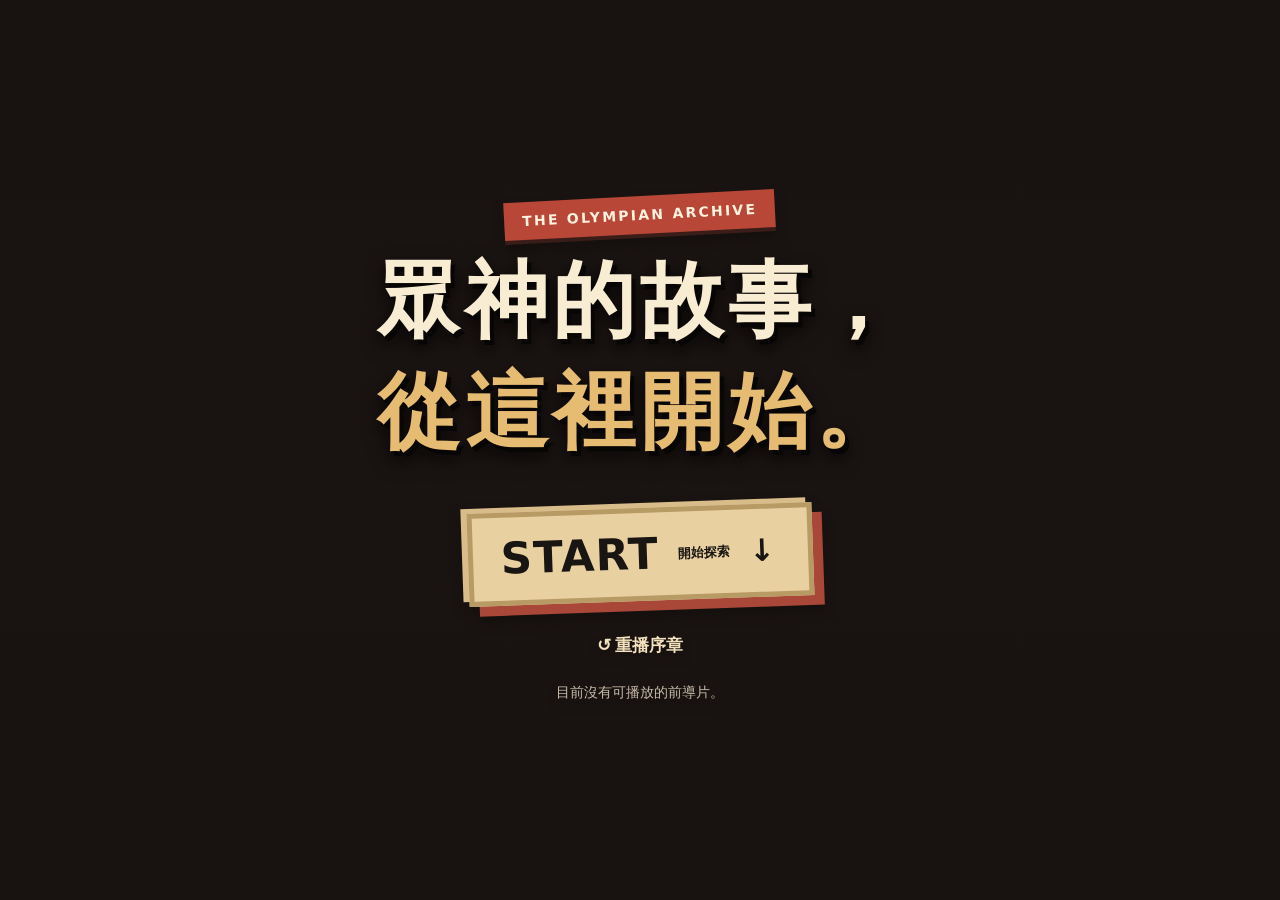
<file: index.html>
<!DOCTYPE html>

<html lang="zh-Hant"><head><meta charset="utf-8"/><meta content="width=device-width,initial-scale=1" name="viewport"/><title>希臘神話起源與主神介紹｜V16</title><style>
:root{--gold:#d5ab72;--tone:rgba(65,75,88,0)}*{box-sizing:border-box}html,body{margin:0;width:100%;height:100%;background:#e9e6e1;font-family:'Noto Serif TC','PMingLiU',serif}body{overflow:hidden}.viewport{width:100vw;height:100dvh;display:grid;place-items:center;overflow:hidden;background:#e9e6e1 url("assets/background.png") center center/cover no-repeat}.stage{width:1670px;height:941px;position:relative;overflow:hidden;flex:none;transform-origin:center center;background:#fafafa}.background{position:absolute;inset:0;width:100%;height:100%;object-fit:fill;pointer-events:none}.tone{position:absolute;inset:104px 0 auto;height:428px;background:var(--tone);mix-blend-mode:color;pointer-events:none;transition:background 650ms}.figure{position:absolute;left:178px;bottom:37px;width:420px;height:760px;display:flex;align-items:flex-end;justify-content:center;pointer-events:none}.figure img{display:block;width:100%;height:100%;max-width:none;max-height:none;object-fit:contain;object-position:center bottom;filter:drop-shadow(0 8px 4px #2222);transition:none!important;animation:none!important}.figure img.swap{opacity:1}.title-area{position:absolute;left:805px;top:182px;width:455px;text-align:center;color:white}.crest{color:#d9b17b;letter-spacing:5px;font-size:21px;margin-bottom:33px}.title-area h1{font-size:69px;font-weight:600;letter-spacing:5px;margin:0 0 0;text-shadow:0 2px 2px #0002}.latin{font-size:34px;color:#e3b67e;margin:0 0 21px;font-family:Georgia,serif}.domains{font-size:22px;letter-spacing:2px;color:#f4f1ed;margin:0}.gold-line{width:275px;border-top:2px solid #d3a76e;margin:15px auto}.intro{position:absolute;left:830px;top:590px;width:385px;text-align:center;color:#403a34;font-size:25px;line-height:1.88;letter-spacing:1px;white-space:pre-line}.wheel{position:absolute;right:0;top:78px;width:275px;height:810px;z-index:5}.wheel svg{position:absolute;inset:0;width:100%;height:100%;overflow:visible;pointer-events:none}.arc{fill:none;stroke:#c69a5f;stroke-width:4}.arc-shadow{fill:none;stroke:#fff0d5;stroke-width:1;opacity:.7}.wheel-node{position:absolute;transform:translate(-50%,-50%);border-radius:50%;padding:0;border:2px solid #cba979;background:#c8b9a0;cursor:pointer;box-shadow:0 3px 7px #1d1b1b55;overflow:hidden;transition:left .52s ease,top .52s ease,width .52s,height .52s,opacity .35s,border-color .3s;display:flex;align-items:center;justify-content:center}.wheel-node img{width:100%;height:100%;object-fit:cover}.wheel-node.active{border:4px solid #fff0b8;box-shadow:0 0 0 4px #d4a35b,0 0 22px 9px #f3c26a;z-index:4}.wheel-node:focus-visible,.arrow:focus-visible{outline:4px solid #fff;outline-offset:3px}.arrow{position:absolute;right:6px;width:49px;height:49px;display:grid;place-items:center;background:#ffffff12;border:1.5px solid #cba06b;border-radius:50%;color:#d5aa71;cursor:pointer;font-size:31px;z-index:8}.arrow.up{top:0}.arrow.down{bottom:0}.arrow:hover{background:#e5b77840}.tip{position:absolute;right:100%;top:50%;transform:translate(-12px,-50%);white-space:nowrap;background:#ead2aa;color:#3e332b;padding:8px 18px;font-size:21px;border:1px solid #ba9363;opacity:0;pointer-events:none;transition:opacity .2s}.wheel-node:hover .tip,.wheel-node:focus-visible .tip{opacity:1}.counter{position:absolute;right:33px;bottom:3px;color:#9e855f;font-size:15px;letter-spacing:2px}.help{position:absolute;left:22px;bottom:12px;font-size:14px;color:#9d9184;opacity:.8}.mobile-note{display:none}@media(max-width:650px){.mobile-note{display:block;position:fixed;bottom:10px;left:0;right:0;text-align:center;color:#76614b;font:12px sans-serif;pointer-events:none}}

/* V17: 音量滑桿僅在滑鼠懸停、鍵盤聚焦時展開；觸控裝置可點圖示展開 */
.intro-audio-control{gap:0;transition:gap .22s ease}
.intro-audio-control .intro-volume,
.intro-audio-control .intro-volume-value{opacity:0;visibility:hidden;max-width:0;min-width:0;width:0;margin:0;pointer-events:none;transition:opacity .18s ease,max-width .24s ease,visibility .24s ease}
.intro-audio-control:hover,.intro-audio-control:focus-within,.intro-audio-control.volume-expanded{gap:9px}
.intro-audio-control:hover .intro-volume,.intro-audio-control:focus-within .intro-volume,.intro-audio-control.volume-expanded .intro-volume{opacity:1;visibility:visible;max-width:108px;width:108px;pointer-events:auto}
.intro-audio-control:hover .intro-volume-value,.intro-audio-control:focus-within .intro-volume-value,.intro-audio-control.volume-expanded .intro-volume-value{opacity:1;visibility:visible;max-width:38px;width:38px;min-width:32px;pointer-events:auto}
@media(max-width:550px){.intro-audio-control:hover .intro-volume,.intro-audio-control:focus-within .intro-volume,.intro-audio-control.volume-expanded .intro-volume{max-width:72px;width:72px}}
</style><style id="intro-styles">
.intro-screen{position:fixed;inset:0;z-index:2000;background:#121a22;color:#f4eee4;display:grid;place-items:center;font-family:'Noto Serif TC','Microsoft JhengHei',serif;overflow:hidden}
.intro-screen[hidden]{display:none!important}
.intro-screen::before{content:"";position:absolute;inset:0;background:url('assets/background.png') center/cover no-repeat;opacity:.23;pointer-events:none}
.intro-screen::after{content:"";position:absolute;inset:0;background:linear-gradient(90deg,#10151de8,#10151d55,#10151ddc);pointer-events:none}
.intro-video{position:absolute;inset:0;width:100%;height:100%;object-fit:contain;background:#080b10;z-index:1}
.intro-screen.is-ready .intro-video{display:block}
.intro-center{position:relative;z-index:3;text-align:center;padding:22px;max-width:720px}.intro-screen.is-ready::after{background:linear-gradient(90deg,#10151d85,#10151d3d,#10151d85)}
.intro-eyebrow{color:#d4b17b;letter-spacing:.36em;font:14px Georgia,serif;margin-bottom:22px}
.intro-center h1{font-size:clamp(36px,6vw,76px);font-weight:600;letter-spacing:.12em;margin:0 0 18px;text-shadow:0 3px 22px #0008}
.intro-center p{font-size:clamp(15px,1.8vw,22px);line-height:1.8;color:#e5d8c7;margin:12px 0 28px}
.intro-button{font:700 19px Georgia,'Microsoft JhengHei',serif;letter-spacing:.18em;padding:12px 42px;color:#24201c;background:linear-gradient(135deg,#f6e1b7,#c79c61);border:1px solid #ffe8b9;cursor:pointer;box-shadow:0 0 30px #b98c4b55;transition:transform .2s}
.intro-button:hover{transform:translateY(-3px)}
.intro-skip{position:absolute;z-index:5;right:clamp(18px,4vw,64px);top:clamp(18px,4vh,44px);border:1px solid #dfbf89;background:#18212bc9;color:#f3dfb8;border-radius:5px;padding:11px 19px;font:16px 'Microsoft JhengHei',sans-serif;cursor:pointer}
.intro-skip:hover{background:#3b352d}
.intro-status{font:14px/1.6 'Microsoft JhengHei',sans-serif;color:#c6b9a7;margin-top:22px}
.intro-replay{position:fixed;z-index:950;bottom:14px;right:15px;background:#26313bce;border:1px solid #c9a16d;color:#f5d9ab;border-radius:6px;padding:9px 12px;font:13px 'Microsoft JhengHei',sans-serif;cursor:pointer}
.intro-replay[hidden]{display:none!important}
.intro-screen:not(.is-ready) .intro-center{display:none}.intro-screen.is-playing .intro-center{display:none}.intro-screen.is-ready .intro-center{display:flex;flex-direction:column;align-items:center}.intro-screen.is-ready #introStart{font-size:clamp(20px,2.3vw,30px);padding:15px 64px;min-width:240px}.intro-screen.is-ready #introManualPlay{font-size:clamp(13px,1.2vw,16px);padding:9px 26px;min-width:170px;margin:0 auto 14px}.intro-screen.is-ready .intro-eyebrow{margin-bottom:12px}.intro-screen.is-ready .intro-center h1{font-size:clamp(28px,4vw,54px);margin-bottom:8px}.intro-screen.is-ready .intro-center p{margin:7px 0 20px;font-size:clamp(13px,1.4vw,18px)}
.intro-screen.is-ready .intro-skip{display:none}
@media(prefers-reduced-motion:reduce){.intro-button{transition:none}}

.intro-screen:not(.is-playing):not(.is-ready)::before{opacity:0}
.intro-screen:not(.is-playing):not(.is-ready)::after{opacity:0}
</style><style id="intro-v8-design">
/* V8: 依使用者參考圖設計的前導片結束封面，保留原影片最後一格 */
.intro-screen{background:#1b1513;color:#f4e9d0}
.intro-screen::before{background:radial-gradient(circle at 50% 42%,#49372c,#1b1513 85%);opacity:1;z-index:0}
.intro-screen::after{z-index:2;background:linear-gradient(180deg,#1a1411a0,#1a14116b 48%,#1a1411b0);pointer-events:none}
.intro-screen.is-ready::after{background:linear-gradient(180deg,#201711bc,#201711a6 48%,#201711c9)}
.intro-video{z-index:1;object-fit:contain;background:#1b1513}
.intro-center{width:min(760px,94vw);max-width:none;padding:30px 16px;gap:0;filter:drop-shadow(0 6px 6px #0a06054d)}
.intro-screen.is-ready .intro-center{display:flex;align-items:center;justify-content:center}
.intro-eyebrow{display:inline-block;align-self:center;background:#b94738;color:#fff2df;transform:rotate(-3deg);font:800 clamp(10px,1.15vw,14px)/1.3 system-ui,'Microsoft JhengHei',sans-serif;letter-spacing:.16em;padding:10px 18px;margin:0 0 clamp(22px,3vh,32px);box-shadow:0 4px 0 #3a1d19}
.intro-center h1,.intro-screen.is-ready .intro-center h1{font-family:'Noto Serif TC','PMingLiU',serif;font-size:clamp(40px,6.5vw,88px);line-height:1.33;font-weight:900;letter-spacing:.055em;color:#f8edd2;text-align:center;text-shadow:4px 5px 0 #070605,0 7px 18px #0008;margin:0 0 clamp(25px,4.5vh,48px)}
.intro-center h1 span{color:#e6bb72}
.intro-button{border-radius:0}
.intro-screen.is-ready #introStart{position:relative;display:flex;align-items:center;justify-content:center;gap:clamp(10px,1.5vw,20px);min-width:0;width:min(345px,75vw);padding:clamp(15px,2.2vh,24px) 18px;background:#e9d0a1;border:5px solid #b89a65;box-shadow:10px 10px 0 #a94739,-6px -5px 0 #d8bc89;transform:rotate(-2deg);color:#181512;transition:transform .2s,box-shadow .2s}
.intro-screen.is-ready #introStart:hover{transform:rotate(-2deg) translateY(-4px);box-shadow:10px 14px 0 #a94739,-6px -5px 0 #d8bc89}
.start-word{font:900 clamp(29px,3.4vw,45px)/1 system-ui,Arial,sans-serif;letter-spacing:.025em}
.start-sub{font:800 clamp(11px,1vw,14px)/1.2 'Microsoft JhengHei',sans-serif;letter-spacing:0;white-space:nowrap}
.start-arrow{font:700 clamp(25px,2.4vw,34px)/1 system-ui,sans-serif}
.intro-screen.is-ready #introManualPlay{display:block;min-width:0;padding:9px 12px;margin:25px auto 0;background:transparent;border:0;box-shadow:none;color:#f4e1bd;font:600 clamp(13px,1.3vw,17px) 'Microsoft JhengHei',sans-serif;letter-spacing:0;transform:none}
.intro-screen.is-ready #introManualPlay:hover{text-decoration:underline}
.intro-screen.is-ready .intro-status{margin-top:15px;max-width:560px}
.intro-screen.is-ready .intro-skip{display:none}
@media(max-height:560px){.intro-center h1,.intro-screen.is-ready .intro-center h1{font-size:clamp(30px,7vh,58px);margin-bottom:18px}.intro-eyebrow{margin-bottom:12px}.intro-screen.is-ready #introManualPlay{margin-top:13px}}
/* V9: 播放時完全移除遮罩；結束後僅使用輕微暗色漸層以保留標題可讀性 */
.intro-screen.is-playing::after{background:transparent!important;opacity:0!important}
.intro-screen.is-playing::before{opacity:0!important}
.intro-screen.is-ready::after{background:linear-gradient(180deg,rgba(20,15,12,.38),rgba(20,15,12,.23) 48%,rgba(20,15,12,.42))!important}
</style><style id="intro-v10-cover">
/* V10: cover fills the entire viewport; contain is optional in the editor. */
.intro-video{width:100%;height:100%;object-fit:var(--intro-fit,cover)!important;object-position:center center!important;background:#1b1513}
</style><style id="v12-display-audio-style">
/* Full-bleed character scene: retain proportions, crop excess at screen edges. */
.viewport{width:100vw;height:100dvh;overflow:hidden;display:grid;place-items:center}
.stage{transform-origin:center center}
.intro-audio-toggle{position:fixed;z-index:2010;top:clamp(16px,3vw,34px);left:clamp(16px,3vw,34px);border:1px solid #e0bc80;background:#211c1bcc;color:#f9e5c4;border-radius:5px;padding:10px 15px;font:600 14px 'Microsoft JhengHei',sans-serif;cursor:pointer;backdrop-filter:blur(5px)}
.intro-audio-toggle:hover{background:#473629ee}.intro-audio-toggle:focus-visible{outline:3px solid #f6d390;outline-offset:3px}
.intro-audio-toggle[hidden]{display:none!important}
@media(max-width:650px){.intro-audio-toggle{top:12px;left:12px;font-size:12px;padding:8px 10px}}

/* V16: only the unused side margins are darkened; preserve original stage artwork. */
.viewport{position:relative;isolation:isolate;background:#282a2b!important}
.viewport::before{content:"";position:absolute;inset:0;background:url("assets/background.png") center center/cover no-repeat;filter:brightness(.67) contrast(.78) saturate(.55);z-index:0;pointer-events:none}
.viewport>.stage{position:relative;z-index:1}
/* Sound toggle and volume adjustment live together in a compact control. */
.intro-audio-control{position:fixed;z-index:2010;top:clamp(16px,3vw,34px);left:clamp(16px,3vw,34px);display:flex;align-items:center;gap:9px;background:#211c1cdd;border:1px solid #e0bc80;border-radius:7px;padding:5px 10px;backdrop-filter:blur(5px);font:600 14px 'Microsoft JhengHei',sans-serif;color:#f9e5c4}
.intro-audio-control[hidden]{display:none!important}
.intro-audio-control .intro-audio-toggle{position:static!important;border:0!important;background:transparent!important;padding:6px 5px!important;backdrop-filter:none!important;white-space:nowrap}
.intro-volume{width:108px;accent-color:#e0bc80;cursor:pointer}
.intro-volume-value{font:12px system-ui,sans-serif;min-width:32px;text-align:right}
@media(max-width:550px){.intro-audio-control{top:10px;left:10px;gap:4px;padding:3px 6px}.intro-volume{width:72px}.intro-volume-value{min-width:27px}}
</style><style>#arIntroQR[hidden]{display:none!important}#arIntroQR{display:flex;align-items:center;gap:16px;text-align:left;background:#211c1be8;border:1px solid #b89a65;padding:10px 16px;margin:0 auto 22px;color:#f4e1bd;font:600 clamp(12px,1.5vw,18px)/1.5 'Microsoft JhengHei',sans-serif}#arIntroQR img{width:clamp(84px,15vh,148px);height:auto;image-rendering:pixelated}#arIntroQR a{color:#f4e1bd;font-size:12px}#arIntroQR small{font-size:12px}@media(max-height:650px){#arIntroQR{margin-bottom:12px;padding:6px 10px}#introScreen.is-ready .intro-center h1{margin-bottom:12px}}</style><style id="intro-v051-choice">
#introChoice[hidden]{display:none!important}#introChoice{position:absolute;inset:0;z-index:2020;display:grid;place-items:center;background:#201d19f5;padding:20px;overflow:auto;box-sizing:border-box;font-family:'Microsoft JhengHei',sans-serif}#introChoice .choice-panel{width:min(100%,440px);box-sizing:border-box;text-align:center;color:#ead6b3;padding:clamp(18px,4vw,36px);border:1px solid #887354;background:#201d19}#introChoice h2{font-size:clamp(24px,4vw,34px);margin:24px 0 16px}#introChoice p{line-height:1.7;color:#c9bdaa}#introChoice button{display:block;width:100%;padding:13px;margin:12px 0;border:1px solid #887354;background:transparent;color:#ead6b3;font:600 16px 'Microsoft JhengHei',sans-serif;cursor:pointer}#introChoice #introWithSound{background:#e4cda2;color:#30271d}#introChoice button:focus-visible{outline:3px solid #fff;outline-offset:3px}#introChoice small{color:#bca47c}#introScreen:not(.is-playing) #introAudioControl{display:none!important}#introScreen.is-choosing .intro-skip{display:none!important}
</style><link href="assets/geometry.css" rel="stylesheet"/><script defer="True" src="assets/geometry.js"></script></head><body>
<section aria-label="希臘十三主神前導片" class="intro-screen" id="introScreen">
<div aria-labelledby="introChoiceTitle" aria-modal="true" hidden="" id="introChoice" role="dialog"><div class="scroll-wrap"><div class="scroll-paper-reveal"><div class="choice-panel scroll-sheet"><div class="scroll-content"><div class="ornament">❧ ◇ ❧</div><small>THE OLYMPIAN ARCHIVE</small><h2 id="introChoiceTitle">西洋文學之希臘古神</h2><p>本展覽包含聲音與音效。<br/>建議開啟聲音，以獲得完整的觀展體驗。</p><div class="geo-actions"><button id="introWithSound" type="button">開啟聲音並開始</button><button id="introWithoutSound" type="button">靜音觀看</button></div><small class="geo-footnote">觀看期間仍可隨時切換聲音。</small></div></div></div></div></div><div aria-label="前導片音訊控制" class="intro-audio-control" id="introAudioControl" role="group"><button aria-label="開啟前導片聲音" aria-pressed="false" class="intro-audio-toggle" id="introAudioToggle" type="button">🔇 開啟聲音</button><input aria-label="前導片音量大小" class="intro-volume" id="introVolume" max="100" min="0" step="1" type="range" value="100"/><output class="intro-volume-value" for="introVolume" id="introVolumeValue">100%</output></div><video aria-label="希臘十三主神前導片" class="intro-video" id="introVideo" playsinline="" preload="auto"></video>
<button class="intro-skip" id="introSkip" type="button">跳過前導片 ›</button>
<div class="intro-center" id="introCenter">
<div class="intro-eyebrow">THE OLYMPIAN ARCHIVE</div>
<h1>眾神的故事，<br/><span>從這裡開始。</span></h1>
<div hidden="" id="arIntroQR"><img alt="手機掃描開啟 WebAR" src="ar/qr.png"/><div>掃描 QR Code，喚醒十三主神<br/><small>手機開啟相機後，對準展館角色</small><br/><a href="ar/">直接開啟 WebAR</a></div></div><button class="intro-button" id="introStart" type="button"><span class="start-word">START</span><span class="start-sub">開始探索</span><span aria-hidden="true" class="start-arrow">↓</span></button>
<div class="intro-status" id="introStatus"></div>
</div>
<div aria-labelledby="noticeTitle" aria-modal="true" hidden="" id="entryNotice" role="dialog"><div class="scroll-wrap"><div class="scroll-paper-reveal"><div class="scroll-sheet"><div class="scroll-content"><div class="ornament">❧ ◇ ❧</div><small>THE OLYMPIAN ARCHIVE</small><h2 id="noticeTitle">入場小提醒</h2><p>用手機掃描 QR Code，開啟神祇的 AR 動畫。</p><img alt="WebAR QR Code" class="qr" id="entryQR" src="ar/qr.png"/><p class="notice-copy">允許相機權限，對準展館中的神祇立繪。<br/>目前測試開放宙斯，建議開啟聲音。</p><a href="ar/" rel="noopener" target="_blank">直接開啟 WebAR</a><div class="geo-actions"><button class="gold-action" id="enterGallery">進入展館</button></div></div></div></div></div></div></section>
<button class="intro-replay" hidden="" id="introReplay" type="button">↺ 重播前導片</button><main class="viewport"><section aria-label="希臘十三主神角色介紹" class="stage" id="stage"><img alt="希臘石紋與紙張拼貼背景" class="background" src="assets/background.png"/><div class="tone" id="tone"></div><div class="figure"><img alt="宙斯全身角色立繪" id="figure" src="assets/zeus.webp"/></div><div class="title-area"><div aria-hidden="true" class="crest">◦ ◦ ◇ ◦ ◦</div><h1 id="god-name">雅典娜</h1><div class="latin" id="latin">Athena</div><p class="domains" id="domains">智慧・戰略・工藝</p><div class="gold-line"></div></div><p class="intro" id="intro">智慧與戰略的女神，\n象徵理性、勇氣與工藝。\n她也是雅典城的守護神，\n以智慧而非蠻力面對挑戰。</p><nav aria-label="神明切換滾輪" class="wheel"><svg aria-hidden="true" viewbox="0 0 275 810"><path class="arc-shadow" d="M260 48 C102 48 72 260 72 405 C72 550 102 762 260 762"></path><path class="arc" d="M260 48 C102 48 72 260 72 405 C72 550 102 762 260 762"></path></svg><button aria-label="上一位神明" class="arrow up" id="prev">▲</button><div id="nodes"></div><button aria-label="下一位神明" class="arrow down" id="next">▼</button><div class="counter" id="counter">01 / 13</div></nav><div class="help">滑鼠滾輪／上下箭頭／點擊頭像切換</div></section></main><script>
const gods=[
{key:'zeus',name:'宙斯',latin:'Zeus',domains:'天空・雷電・秩序',intro:'奧林帕斯眾神之王，\n掌管天空、雷電與秩序。\n以雷霆象徵權威，\n維護神與人之間的法則。',tone:'#52617b'},
{key:'hera',name:'赫拉',latin:'Hera',domains:'婚姻・家庭・王權',intro:'天后赫拉，\n守護婚姻與家庭。\n她象徵尊嚴與王權，\n也是奧林帕斯的重要女神。',tone:'#70546e'},
{key:'poseidon',name:'波賽頓',latin:'Poseidon',domains:'海洋・地震・風暴',intro:'掌管遼闊海洋的神明，\n以三叉戟掀起波浪。\n他也與地震、風暴相關，\n象徵海洋的強大力量。',tone:'#326b82'},
{key:'hades',name:'黑迪斯',latin:'Hades',domains:'冥界・亡者・地下財富',intro:'冥界的統治者，\n掌管亡者的國度。\n他維持冥界的秩序，\n也與地下的寶藏有關。',tone:'#48435e'},
{key:'demeter',name:'迪密特',latin:'Demeter',domains:'農業・穀物・豐收',intro:'掌管農業與穀物的女神，\n守護大地的豐收。\n她與四季變化的故事，\n展現生命循環的意義。',tone:'#667249'},
{key:'athena',name:'雅典娜',latin:'Athena',domains:'智慧・戰略・工藝',intro:'智慧與戰略的女神，\n象徵理性、勇氣與工藝。\n她也是雅典城的守護神，\n以智慧而非蠻力面對挑戰。',tone:'#414b58'},
{key:'ares',name:'阿瑞斯',latin:'Ares',domains:'戰爭・勇猛・衝突',intro:'象徵戰爭與勇猛的神明，\n代表戰場上的衝突。\n與雅典娜的理性戰略相比，\n他更接近戰爭的激烈一面。',tone:'#7d4545'},
{key:'apollo',name:'阿波羅',latin:'Apollo',domains:'音樂・預言・醫療',intro:'掌管音樂、預言與醫療，\n也是藝術與光明的象徵。\n他的里拉琴與神諭，\n常出現在希臘神話之中。',tone:'#947447'},
{key:'artemis',name:'阿提米斯',latin:'Artemis',domains:'狩獵・野生動物・月亮',intro:'守護狩獵與野生動物，\n常與弓箭及森林相伴。\n她象徵獨立與自然，\n也與月亮意象相連。',tone:'#556c71'},
{key:'aphrodite',name:'阿芙蘿黛蒂',latin:'Aphrodite',domains:'愛情・美麗・魅力',intro:'愛與美的女神，\n象徵吸引力與情感。\n她的神話故事，\n經常描繪愛情的力量。',tone:'#956b79'},
{key:'hephaestus',name:'赫菲斯托斯',latin:'Hephaestus',domains:'鍛造・火焰・工藝',intro:'眾神的工匠，\n掌管火焰與金屬鍛造。\n他打造許多神奇器物，\n展現技藝與創造的力量。',tone:'#8a5b48'},
{key:'hermes',name:'荷米斯',latin:'Hermes',domains:'傳令・旅行・商業',intro:'眾神的使者，\n掌管傳令、旅行與商業。\n他行動敏捷又機智，\n往返於不同的世界之間。',tone:'#60766c'},
{key:'dionysus',name:'戴歐尼修斯',latin:'Dionysus',domains:'葡萄酒・歡慶・戲劇',intro:'掌管葡萄酒與歡慶，\n也與戲劇藝術密切相關。\n他象徵生命的熱情，\n以及突破日常的狂歡。',tone:'#775b7e'}];
let active=0,locked=false;const stage=document.getElementById('stage'),nodes=document.getElementById('nodes'),fig=document.getElementById('figure');
function scale(){const s=Math.min(innerWidth/1670,innerHeight/941);stage.style.transform=`scale(${s})`;}addEventListener('resize',scale);scale();
let figureToken=0;
const figureCache=new Map();
function prepareFigure(key){
 if(!figureCache.has(key)){
   const image=new Image();image.src=`assets/${key}.webp`;
   const task=(image.decode?image.decode():new Promise((resolve,reject)=>{image.onload=resolve;image.onerror=reject})).then(()=>image).catch(()=>image);
   figureCache.set(key,task);
 }
 return figureCache.get(key);
}
// Preload the 13 figure images so swapping never exposes a loading frame.
for(const god of gods)prepareFigure(god.key);
function updateFigure(g){
 const token=++figureToken;
 const frame=fig.parentElement;
 // Keep the old image hidden while the next image is prepared.
 fig.style.visibility='hidden';
 prepareFigure(g.key).then(image=>{
   if(token!==figureToken)return;
   const data=document.getElementById('embedded-layout-data');
   if(data){try{const f=JSON.parse(data.textContent).figures[g.key];if(f){Object.assign(frame.style,{left:f.x+'px',bottom:f.bottom+'px',width:f.width+'px',height:f.height+'px'});}}catch(e){}}
   fig.style.transition='none';
   fig.src=image.src;
   fig.alt=g.name+'角色立繪';
   // Image has decoded; size and source are committed together before display.
   fig.style.visibility='visible';
 });
}
function render(){const g=gods[active];document.getElementById('god-name').textContent=g.name;document.getElementById('latin').textContent=g.latin;document.getElementById('domains').textContent=g.domains;document.getElementById('intro').textContent=g.intro;document.getElementById('counter').textContent=String(active+1).padStart(2,'0')+' / 13';document.documentElement.style.setProperty('--tone',g.key==='athena'?'rgba(65,75,88,0)':g.tone+'55');updateFigure(g);
 nodes.innerHTML='';for(let offset=-3;offset<=3;offset++){const i=(active+offset+13)%13, god=gods[i];const t=offset*Math.PI/6;const x=260-188*Math.cos(t),y=405+310*Math.sin(t);const btn=document.createElement('button');btn.type='button';btn.className='wheel-node'+(offset===0?' active':'');btn.style.left=x+'px';btn.style.top=y+'px';const size=offset===0?80:offset===-3||offset===3?47:54;btn.style.width=size+'px';btn.style.height=size+'px';btn.setAttribute('aria-label','選擇'+god.name);btn.setAttribute('aria-current',offset===0?'true':'false');btn.innerHTML=`<img src="assets/${god.key}-${offset===0?'avatar':'classic'}.webp" alt=""><span class="tip">${god.name}</span>`;btn.addEventListener('click',()=>select(i));nodes.appendChild(btn)}}
function select(i){if(i===active)return;active=(i+13)%13;render()}function step(n){select(active+n)}document.getElementById('prev').onclick=()=>step(-1);document.getElementById('next').onclick=()=>step(1);document.querySelector('.wheel').addEventListener('wheel',e=>{e.preventDefault();if(locked)return;locked=true;step(e.deltaY>0?1:-1);setTimeout(()=>locked=false,420)},{passive:false});addEventListener('keydown',e=>{if(e.key==='ArrowUp'||e.key==='ArrowLeft')step(-1);if(e.key==='ArrowDown'||e.key==='ArrowRight')step(1)});render();
</script>
<script id="embedded-layout-data" type="application/json">{"global": {"titleX": 805, "titleY": 182, "introX": 849, "introY": 547, "wheelX": 1395, "wheelY": 78, "wheelW": 275, "wheelH": 810, "arcRX": 205, "arcRY": 307, "arcCX": 260, "arcCY": 405, "angle": 19, "avatar": 54, "focus": 87}, "figures": {"athena": {"x": 257, "bottom": 105, "width": 304, "height": 700}, "ares": {"x": 124, "bottom": 105, "width": 489, "height": 663}, "apollo": {"x": 246, "bottom": 105, "width": 308, "height": 641}, "artemis": {"x": 175, "bottom": 105, "width": 457, "height": 760}, "aphrodite": {"x": 22, "bottom": 105, "width": 731, "height": 743}, "demeter": {"x": 195, "bottom": 105, "width": 394, "height": 760}, "hades": {"x": 86, "bottom": 106, "width": 706, "height": 760}, "poseidon": {"x": 73, "bottom": 105, "width": 524, "height": 760}, "hera": {"x": 206, "bottom": 105, "width": 352, "height": 760}, "zeus": {"x": 163, "bottom": 105, "width": 572, "height": 705}, "dionysus": {"x": -49, "bottom": 106, "width": 673, "height": 743}, "hermes": {"x": 90, "bottom": 106, "width": 529, "height": 760}, "hephaestus": {"x": 111, "bottom": 81, "width": 635, "height": 760}}, "godData": {}}</script>
<script id="public-layout-runtime">(()=>{
const config=JSON.parse(document.getElementById('embedded-layout-data').textContent);
const stage=document.getElementById('stage'),fig=document.querySelector('.figure'),title=document.querySelector('.title-area'),intro=document.querySelector('.intro'),wheel=document.querySelector('.wheel');
function apply(){const g=config.global,f={x:178,bottom:37,width:420,height:760,...(config.figures[gods[active].key]||{})};
Object.assign(fig.style,{left:f.x+'px',bottom:f.bottom+'px',width:f.width+'px',height:f.height+'px'});
Object.assign(title.style,{left:g.titleX+'px',top:g.titleY+'px'});Object.assign(intro.style,{left:g.introX+'px',top:g.introY+'px'});
Object.assign(wheel.style,{left:g.wheelX+'px',right:'auto',top:g.wheelY+'px',width:g.wheelW+'px',height:g.wheelH+'px'});
const svg=wheel.querySelector('svg');svg.setAttribute('viewBox',`0 0 ${g.wheelW} ${g.wheelH}`);
const {arcCX:cx,arcCY:cy,arcRX:rx,arcRY:ry}=g;
const path=`M ${cx} ${cy-ry} A ${rx} ${ry} 0 0 0 ${cx-rx} ${cy} A ${rx} ${ry} 0 0 0 ${cx} ${cy+ry}`;
svg.querySelectorAll('path').forEach(el=>el.setAttribute('d',path));
[...document.getElementById('nodes').children].forEach((btn,i)=>{const offset=i-3,t=offset*g.angle*Math.PI/180;btn.style.left=(cx-rx*Math.cos(t))+'px';btn.style.top=(cy+ry*Math.sin(t))+'px';const size=offset===0?g.focus:Math.abs(offset)===3?Math.max(35,g.avatar-7):g.avatar;btn.style.width=size+'px';btn.style.height=size+'px'});
const up=document.getElementById('prev'),down=document.getElementById('next');up.style.left=Math.max(0,Math.min(g.wheelW-49,cx-24))+'px';up.style.right='auto';up.style.top=Math.max(0,cy-ry-65)+'px';down.style.left=up.style.left;down.style.right='auto';down.style.bottom='auto';down.style.top=Math.min(g.wheelH-49,cy+ry+16)+'px';
}
if(config.godData)for(const god of gods)if(config.godData[god.key])Object.assign(god,config.godData[god.key]);
const original=render;render=function(){original();apply()};render();
})();</script><script id="public-intro-runtime">(()=>{
const screen=document.getElementById('introScreen'),video=document.getElementById('introVideo'),skip=document.getElementById('introSkip'),start=document.getElementById('introStart'),replay=document.getElementById('introReplay'),status=document.getElementById('introStatus');
let state='loading';
const choice=document.getElementById('introChoice'); let attempt=0;
function ready(missing=false,blocked=false){if(state==='entered'||state==='notice')return;state='ready';attempt++;choice.hidden=true;screen.classList.remove('is-choosing');document.getElementById('arIntroQR').hidden=true;video.pause();screen.classList.remove('is-playing');screen.classList.add('is-ready');status.textContent=missing?'目前沒有可播放的前導片。':blocked?'瀏覽器限制自動播放，可選擇重播序章或 START。':'';}
async function play(muted=false){
 const token=++attempt;choice.hidden=true;screen.classList.remove('is-choosing');state='playing';document.getElementById('arIntroQR').hidden=true;screen.hidden=false;replay.hidden=true;screen.classList.remove('is-ready');screen.classList.add('is-playing');
 try{video.currentTime=0}catch(e){}
 video.muted=muted;video.volume=1;
 try{await video.play()}catch(e){
   // 瀏覽器禁止有聲自動播放時，改用靜音自動播放，並保留音訊開關供觀眾啟用。
   if(state!=='playing'||token!==attempt)return;
   video.muted=true;
   try{await video.play()}catch(err){if(state==='playing'&&token===attempt)ready(false,true)}
 }
}
function boot(){attempt++;video.pause();document.getElementById('arIntroQR').hidden=true;screen.hidden=false;replay.hidden=true;state='choosing';screen.classList.remove('is-ready','is-playing');screen.classList.add('is-choosing');choice.hidden=false;video.src='assets/intro.mp4';video.load();document.getElementById('introWithSound').focus({preventScroll:true});}
document.getElementById('introWithSound').onclick=()=>play(false);document.getElementById('introWithoutSound').onclick=()=>play(true);
const notice=document.getElementById('entryNotice');function showNotice(){state='notice';attempt++;video.pause();screen.classList.remove('is-ready','is-playing');screen.classList.add('is-notice');notice.hidden=false;document.getElementById('enterGallery').focus({preventScroll:true});}function enter(){notice.hidden=true;screen.classList.remove('is-notice');state='entered';video.pause();screen.hidden=true;replay.hidden=false;document.getElementById('next')?.focus({preventScroll:true});}
skip.addEventListener('click',()=>ready());video.addEventListener('ended',()=>ready());video.addEventListener('error',()=>{if(state!=='entered')ready(true)});start.addEventListener('click',showNotice);document.getElementById('enterGallery').addEventListener('click',enter);replay.addEventListener('click',boot);
const manual=document.createElement('button');manual.type='button';manual.className='intro-button';manual.id='introManualPlay';manual.innerHTML='<span aria-hidden="true">↺</span> 重播序章';start.after(manual);manual.onclick=boot;
const sync=()=>{manual.style.display=state==='ready'?'block':'none'};new MutationObserver(sync).observe(screen,{attributes:true,attributeFilter:['class','hidden']});
if(location.hostname.endsWith('trycloudflare.com')||['localhost','127.0.0.1'].includes(location.hostname))document.getElementById('entryQR').src='ar/qr-test-v052.png';screen.style.setProperty('--intro-fit','cover');boot();
})();</script><script id="v12-audio-control">
(()=>{
 const video=document.getElementById('introVideo'),screen=document.getElementById('introScreen');
 const button=document.getElementById('introAudioToggle'),slider=document.getElementById('introVolume'),label=document.getElementById('introVolumeValue'),control=document.getElementById('introAudioControl');
 if(!video||!button||!slider||!label||!control)return;
 let previousVolume=1;
 const sync=()=>{
   const volume=Math.round(video.volume*100),audible=!video.muted&&volume>0;
   button.textContent=audible?'🔊 關閉聲音':'🔇 開啟聲音';
   button.setAttribute('aria-pressed',String(audible));
   button.setAttribute('aria-label',audible?'關閉前導片聲音':'開啟前導片聲音');
   slider.value=String(volume);label.textContent=volume+'%';
   control.hidden=screen.hidden;
 };
 button.addEventListener('click',()=>{
   if(!screen.classList.contains('is-playing'))return;
   if(!video.muted&&video.volume>0){previousVolume=video.volume;video.muted=true;}
   else{if(video.volume===0)video.volume=previousVolume||.7;video.muted=false;const p=video.play();if(p?.catch)p.catch(()=>{});}
   sync();
 });
 slider.addEventListener('input',()=>{const v=Number(slider.value)/100;video.volume=v;if(v>0){previousVolume=v;video.muted=false;}else video.muted=true;sync();});
 video.addEventListener('volumechange',sync);
 new MutationObserver(sync).observe(screen,{attributes:true,attributeFilter:['hidden','class']});
 sync();
})();
</script><script>
/* V17: 在觸控螢幕點音訊區域可展開音量，點外側收合 */
(()=>{const panel=document.getElementById('introAudioControl');if(!panel)return;
const btn=document.getElementById('introAudioToggle');
if(btn){btn.addEventListener('click',()=>{if(window.matchMedia('(hover: none)').matches)panel.classList.toggle('volume-expanded')})}
document.addEventListener('pointerdown',e=>{if(!panel.contains(e.target))panel.classList.remove('volume-expanded')});
})();
</script></body></html>
</file>
<file: assets/geometry.css>
:root{--g:#c9ae83;--ink:#f0e8da;--shade:.85;--duration:.9s;--width:760px;--heading:40px;--stroke:1.5;--arc:1}
#introChoice,#entryNotice,#welcome.scroll-gate{position:fixed!important;inset:0!important;z-index:2020!important;display:grid;place-items:center;background:rgba(0,0,0,var(--shade))!important;padding:24px;overflow:auto;box-sizing:border-box}#introChoice[hidden],#entryNotice[hidden],#welcome[hidden]{display:none!important}
.scroll-wrap{position:relative;width:min(var(--width),100%);margin:auto;color:var(--g);padding:36px 0;isolation:isolate;box-sizing:border-box}.scroll-sheet,#introChoice .choice-panel{position:relative;background:none!important;border:0!important;box-shadow:none!important;max-width:none!important;width:100%;padding:24px 8%!important;text-align:center;color:var(--ink);font-family:'Noto Serif TC','PMingLiU',serif;box-sizing:border-box}.scroll-content{position:relative;z-index:1;animation:geoText .35s var(--duration) both}.scroll-content h1,.scroll-content h2,#introChoice h2{font:600 clamp(22px,4.5vw,var(--heading))/1.4 'Noto Serif TC','PMingLiU',serif;color:var(--ink);letter-spacing:.08em;margin:18px 0}.scroll-content p,#introChoice p{color:var(--ink);line-height:1.8;margin:12px 0;font-size:15px}.scroll-content small,#introChoice small{color:var(--g);letter-spacing:.12em}.scroll-content .ornament{font-size:24px;color:var(--g);margin-bottom:10px}.scroll-content button,#introChoice button{display:inline-block;width:auto;background:none!important;border:0!important;border-radius:0;color:var(--g)!important;padding:12px 10px;margin:8px 0;font:600 16px 'Noto Serif TC','PMingLiU',serif;cursor:pointer;box-shadow:none!important}.scroll-content button:hover,.scroll-content a:hover{text-decoration:underline;text-underline-offset:5px}.scroll-content button:focus-visible,.scroll-content a:focus-visible{outline:2px solid var(--g);outline-offset:3px}.scroll-content button:disabled{opacity:.5}.scroll-content a{color:var(--g)}.scroll-content .qr{display:block;width:min(170px,42vw);height:auto;margin:10px auto;background:white;padding:8px;image-rendering:pixelated}.geo-rod{position:absolute;left:0;width:100%;height:32px;pointer-events:none;stroke:currentColor;stroke-width:var(--stroke);fill:none;z-index:2}.geo-top{top:0;animation:geoTop var(--duration) cubic-bezier(.25,.65,.35,1) both}.geo-bottom{bottom:0;animation:geoBottom var(--duration) cubic-bezier(.25,.65,.35,1) both}.geo-arcs{position:absolute;inset:36px 0;width:100%;height:calc(100% - 72px);stroke:currentColor;fill:none;stroke-width:1;opacity:var(--arc);pointer-events:none;animation:geoText .35s var(--duration) both}.geo-rule{display:block;width:55%;height:22px;margin:0 auto;color:var(--g)}@keyframes geoTop{from{top:calc(50% - 32px)}to{top:0}}@keyframes geoBottom{from{bottom:calc(50% - 32px)}to{bottom:0}}@keyframes geoText{from{opacity:0}to{opacity:1}}@media(max-width:480px){.scroll-wrap{padding:30px 0}.scroll-sheet,#introChoice .choice-panel{padding:12px 4%!important}.scroll-content button,#introChoice button{font-size:14px;padding:10px 5px}.scroll-content p,#introChoice p{font-size:14px}.geo-arcs{opacity:calc(var(--arc)*.5)}}@media(prefers-reduced-motion:reduce){.geo-rod,.geo-arcs,.scroll-content{animation:none!important}}#introScreen.is-choosing::before,#introScreen.is-choosing::after,#introScreen.is-notice::before,#introScreen.is-notice::after{opacity:0!important}#introScreen.is-notice .intro-center,#introScreen.is-notice .intro-skip{display:none!important}
/* V0.5.7: independent height, explicit content rows */
:root{--height:540px;--width:900px;--heading:48px}
.scroll-wrap{min-height:min(var(--height),calc(100dvh - 48px));display:flex;flex-direction:column;justify-content:center;padding:44px 0;flex-shrink:0}
.scroll-wrap .scroll-paper-reveal{width:100%;flex:none;overflow:visible!important;clip-path:none!important;animation:none!important}
.scroll-wrap .scroll-content{display:flex;flex-direction:column;align-items:center;gap:0;width:100%;min-width:0}
.scroll-wrap .scroll-content h1,.scroll-wrap .scroll-content h2,#introChoice .scroll-content h2{font-size:clamp(24px,4vw,var(--heading));margin:18px 0 22px;line-height:1.3}
.scroll-wrap .scroll-content p{font-size:clamp(14px,1.25vw,18px);line-height:1.8;margin:14px 0;max-width:100%}
.scroll-wrap .scroll-content small{display:block;font-size:13px}
.scroll-wrap .geo-actions{display:flex;justify-content:center;align-items:center;gap:clamp(12px,3vw,36px);flex-wrap:wrap;margin:14px 0 6px;width:100%}
.scroll-wrap .geo-actions button{font-size:clamp(15px,1.5vw,20px);min-height:44px;margin:0!important;padding:10px 12px!important;white-space:normal;flex:0 1 auto}
.scroll-wrap .geo-footnote{display:block!important;font-size:12px!important;margin:10px 0 0!important;line-height:1.6;color:var(--ink)!important;opacity:.85}
.scroll-wrap .geo-arcs{opacity:calc(var(--arc)*.55);z-index:-1}
#entryNotice .scroll-wrap{min-height:min(var(--height),calc(100dvh - 48px))}
@media(max-width:480px){.scroll-wrap{padding:36px 0;min-height:min(var(--height),calc(100dvh - 32px))}.scroll-wrap .geo-actions{gap:8px;margin:8px 0}.scroll-wrap .scroll-content h1,.scroll-wrap .scroll-content h2,#introChoice .scroll-content h2{font-size:clamp(22px,6vw,var(--heading));margin:12px 0}.scroll-wrap .geo-arcs{opacity:calc(var(--arc)*.3)}}

/* V0.5.8 */
#entryNotice .scroll-content .qr{background:transparent!important;padding:0!important;border:0!important;box-shadow:none!important;width:min(200px,48vw);image-rendering:pixelated;}

/* V0.5.9: sound choices, no filled buttons */
.scroll-wrap .geo-sound-actions{display:flex;flex-wrap:nowrap;gap:clamp(4px,1.6vw,20px);align-items:center;justify-content:center;color:var(--g)}
.scroll-wrap .geo-sound-actions button{white-space:nowrap;flex:0 1 auto;padding:10px 3px!important;background:none!important;border:0!important;box-shadow:none!important;min-width:0;font-size:clamp(13px,2.5vw,20px)}
.scroll-wrap .geo-sound-icon{width:clamp(17px,2.5vw,25px);height:auto;flex:none;color:var(--g);margin-right:-4px;pointer-events:none}
.scroll-wrap .geo-sound-slash{font-size:clamp(18px,3vw,28px);font-weight:300;line-height:1;flex:none;pointer-events:none}
.scroll-wrap .geo-sound-actions:has(button[hidden]) .geo-sound-slash,.scroll-wrap .geo-sound-actions:has(button[hidden]) .geo-sound-icon{display:none}
.scroll-wrap .geo-sound-actions button[hidden]{display:none!important}
.scroll-wrap .geo-sound-actions button:hover{color:var(--ink)!important;text-decoration:none}
@media(max-width:360px){.scroll-wrap .geo-sound-actions{gap:3px}.scroll-wrap .geo-sound-actions button{font-size:12px;padding-inline:1px!important}}

/* V063: keep arc visibility independent of animation opacity */
.scroll-wrap .geo-arcs{visibility:visible;opacity:calc(var(--arc)*.55);animation:geoArc .35s var(--duration) both}@keyframes geoArc{from{opacity:0}to{opacity:calc(var(--arc)*.55)}}@media(max-width:480px){.scroll-wrap .geo-arcs{animation-name:geoArcMobile;opacity:calc(var(--arc)*.3)}@keyframes geoArcMobile{from{opacity:0}to{opacity:calc(var(--arc)*.3)}}}

/* V064: shared QR sizing */
#entryNotice .scroll-content .qr,.entry-preview .scroll-content .qr{display:block;width:min(var(--qrSize,200px),48vw,100%);height:auto;aspect-ratio:1;object-fit:contain;margin:var(--qrTop,10px) auto var(--qrBottom,10px);background:transparent!important;padding:0!important;border:0!important;box-shadow:none!important;image-rendering:pixelated}
#extra{width:100%;text-align:center}#extra[hidden]{display:none!important}.entry-preview .scroll-wrap{max-width:90%}
</file>
